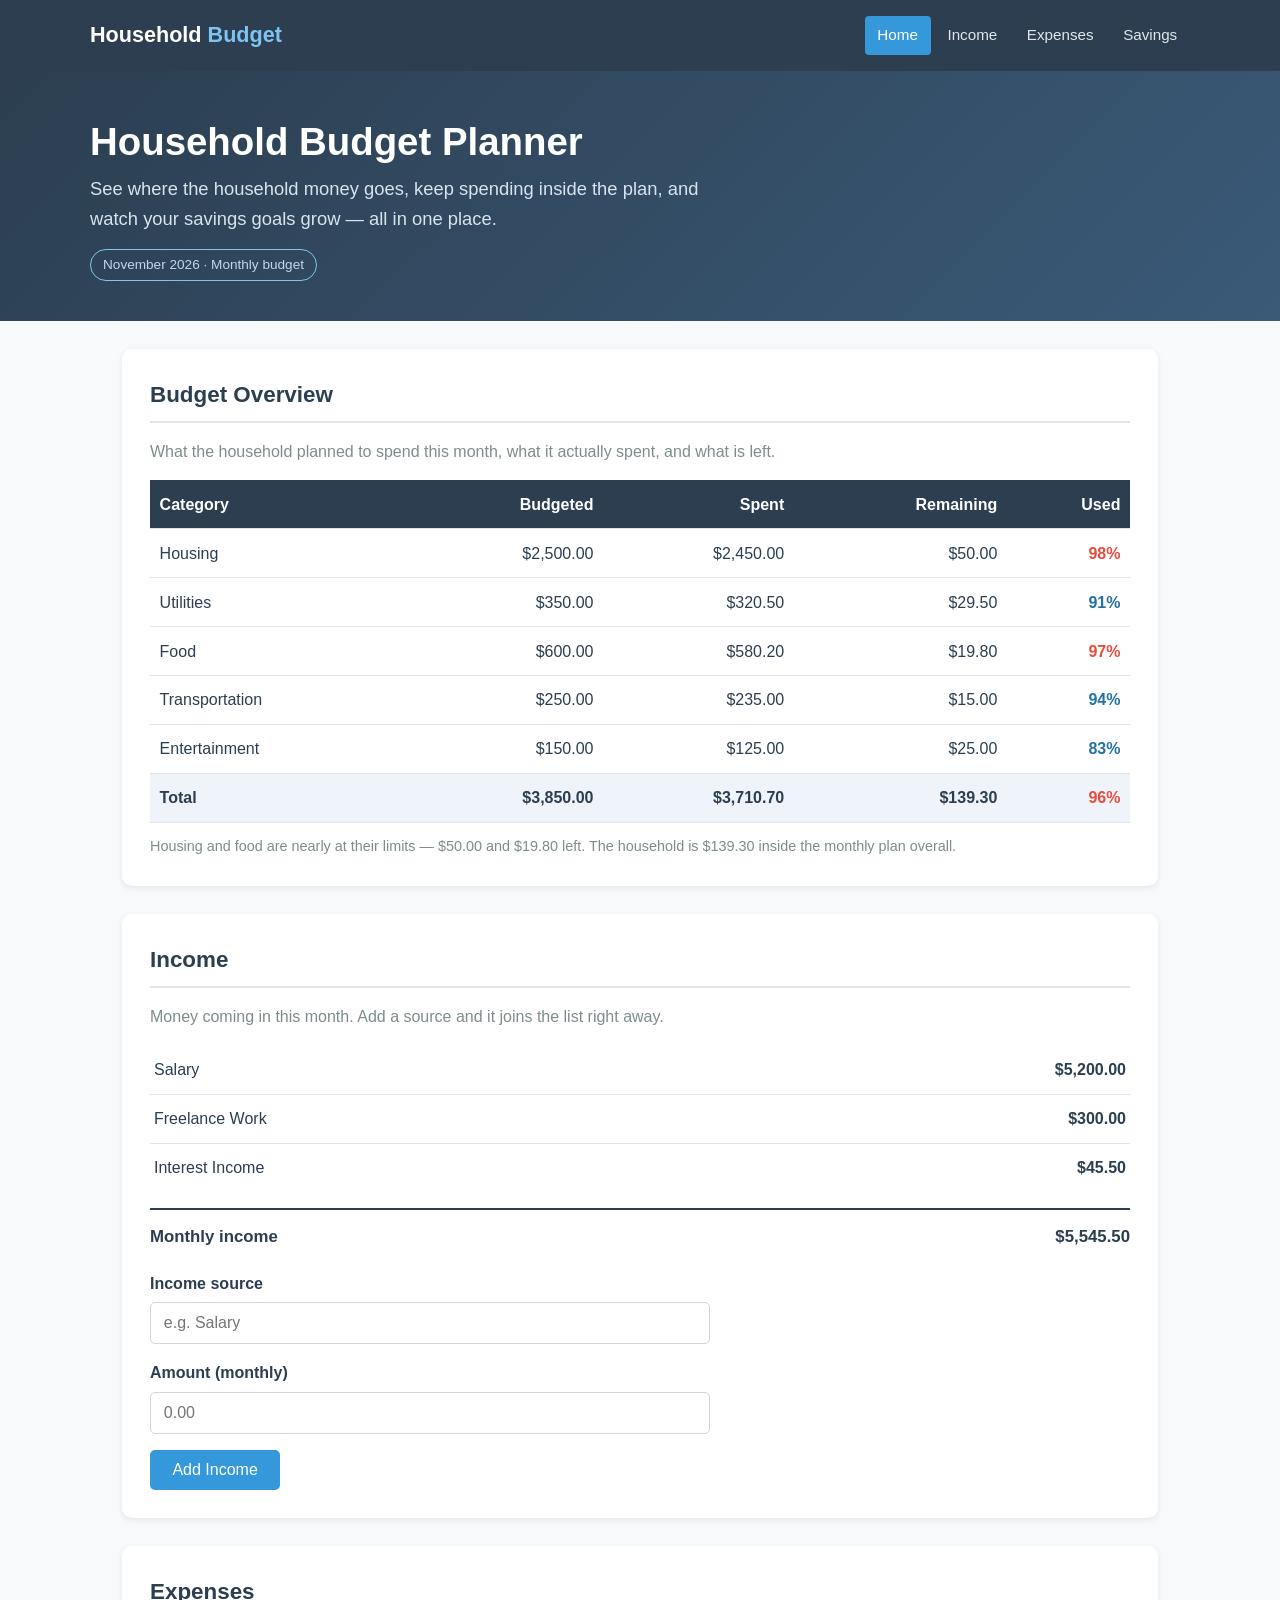
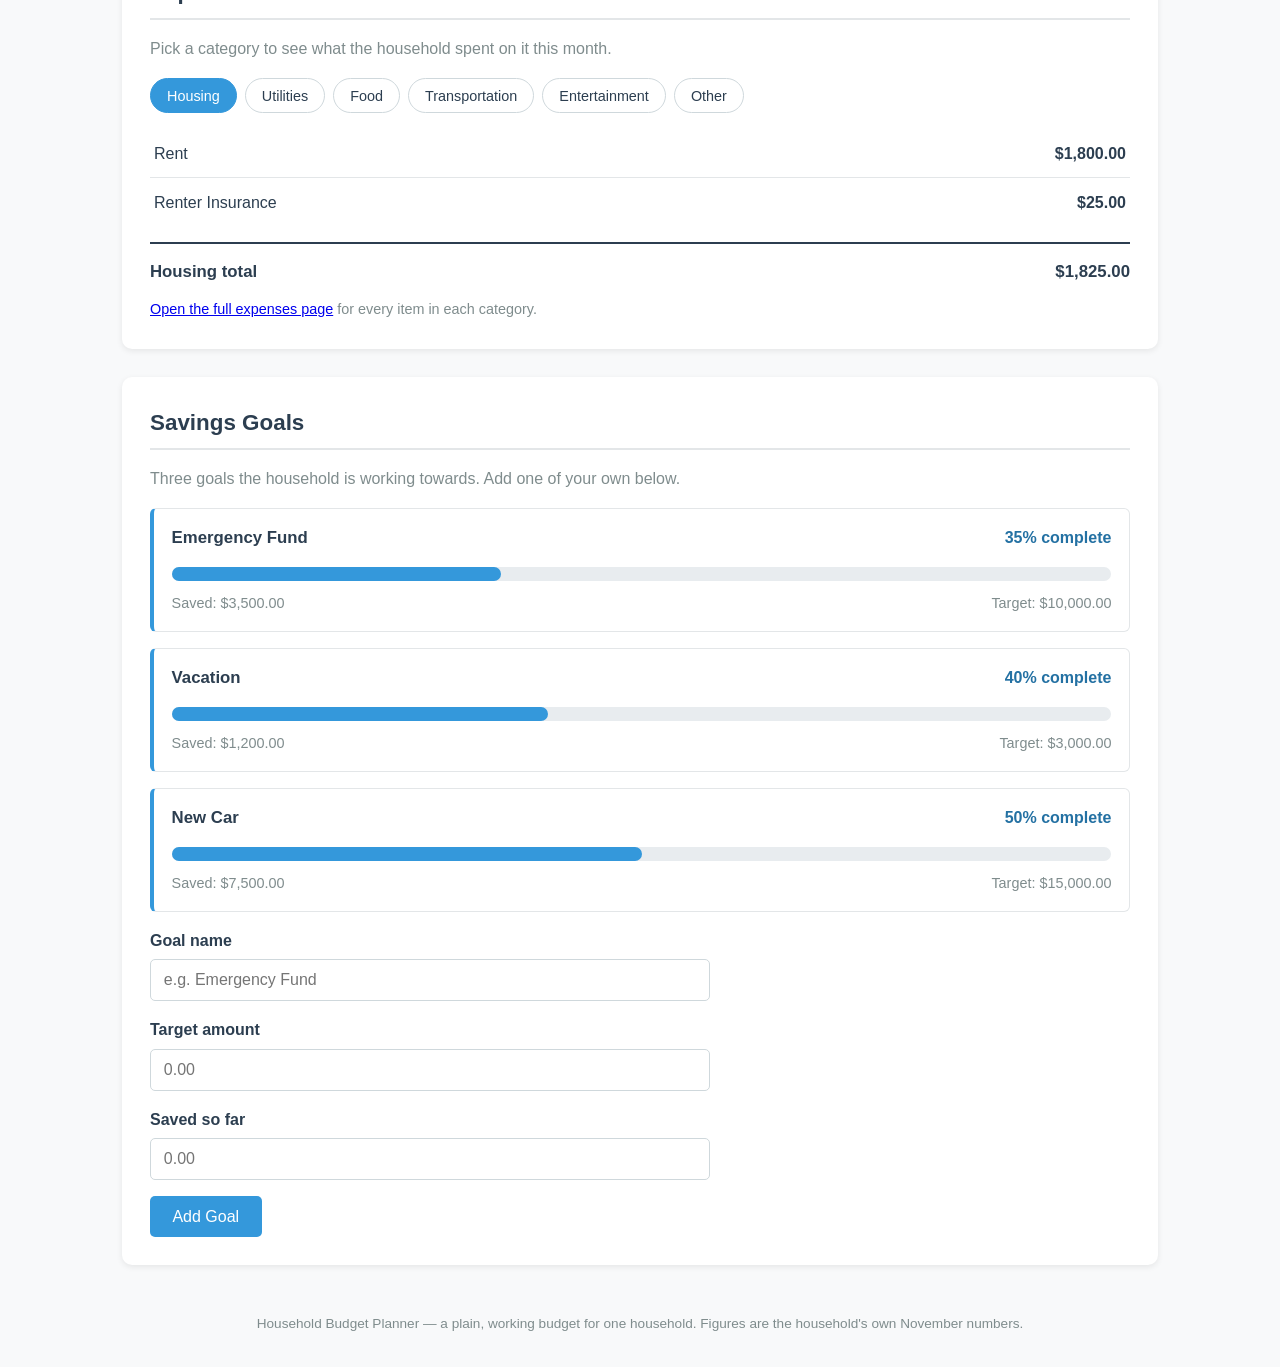
<file: app/index.html>
<!DOCTYPE html>
<html lang="en">
<head>
  <meta charset="UTF-8">
  <meta name="viewport" content="width=device-width, initial-scale=1.0">
  <title>Household Budget Planner</title>
  <meta name="description" content="Plan your household budget: income, spending by category, and savings goals in one place.">
  <link rel="stylesheet" href="style.css">
  <link rel="icon" href="data:,">
</head>
<body>
  <header>
    <div class="nav-bar">
      <a class="brand" href="index.html">Household <span>Budget</span></a>
      <nav class="main-nav">
        <a href="index.html" class="current">Home</a>
        <a href="income.html">Income</a>
        <a href="expenses.html">Expenses</a>
        <a href="savings.html">Savings</a>
      </nav>
    </div>
  </header>

  <section class="hero">
    <div class="hero-inner">
      <h1>Household Budget Planner</h1>
      <p>See where the household money goes, keep spending inside the plan, and watch your savings goals grow — all in one place.</p>
      <span class="month-tag">November 2026 · Monthly budget</span>
    </div>
  </section>

  <main>
    <section class="card" id="overview">
      <h2>Budget Overview</h2>
      <p class="lede">What the household planned to spend this month, what it actually spent, and what is left.</p>
      <table class="budget">
        <thead>
          <tr>
            <th>Category</th>
            <th class="num">Budgeted</th>
            <th class="num">Spent</th>
            <th class="num">Remaining</th>
            <th class="num">Used</th>
          </tr>
        </thead>
        <tbody>
          <tr>
            <td>Housing</td>
            <td class="num">$2,500.00</td>
            <td class="num">$2,450.00</td>
            <td class="num">$50.00</td>
            <td class="num"><span class="pct hot">98%</span></td>
          </tr>
          <tr>
            <td>Utilities</td>
            <td class="num">$350.00</td>
            <td class="num">$320.50</td>
            <td class="num">$29.50</td>
            <td class="num"><span class="pct">91%</span></td>
          </tr>
          <tr>
            <td>Food</td>
            <td class="num">$600.00</td>
            <td class="num">$580.20</td>
            <td class="num">$19.80</td>
            <td class="num"><span class="pct hot">97%</span></td>
          </tr>
          <tr>
            <td>Transportation</td>
            <td class="num">$250.00</td>
            <td class="num">$235.00</td>
            <td class="num">$15.00</td>
            <td class="num"><span class="pct">94%</span></td>
          </tr>
          <tr>
            <td>Entertainment</td>
            <td class="num">$150.00</td>
            <td class="num">$125.00</td>
            <td class="num">$25.00</td>
            <td class="num"><span class="pct">83%</span></td>
          </tr>
          <tr class="total-row">
            <td>Total</td>
            <td class="num">$3,850.00</td>
            <td class="num">$3,710.70</td>
            <td class="num">$139.30</td>
            <td class="num"><span class="pct hot">96%</span></td>
          </tr>
        </tbody>
      </table>
      <p class="hint">Housing and food are nearly at their limits — $50.00 and $19.80 left. The household is $139.30 inside the monthly plan overall.</p>
    </section>

    <section class="card" id="income">
      <h2>Income</h2>
      <p class="lede">Money coming in this month. Add a source and it joins the list right away.</p>
      <ul class="figures" id="income-list"></ul>
      <div class="total-line"><span>Monthly income</span><span id="income-total">$0.00</span></div>
      <form class="planner" id="income-form" style="margin-top: 1.25rem;">
        <div class="field">
          <label for="income-source">Income source</label>
          <input type="text" id="income-source" placeholder="e.g. Salary" required>
        </div>
        <div class="field">
          <label for="income-amount">Amount (monthly)</label>
          <input type="number" id="income-amount" step="0.01" min="0" placeholder="0.00" required>
        </div>
        <button type="submit" class="primary">Add Income</button>
      </form>
    </section>

    <section class="card" id="expenses">
      <h2>Expenses</h2>
      <p class="lede">Pick a category to see what the household spent on it this month.</p>
      <div class="cat-row" id="home-cats">
        <button class="cat active" data-cat="housing">Housing</button>
        <button class="cat" data-cat="utilities">Utilities</button>
        <button class="cat" data-cat="food">Food</button>
        <button class="cat" data-cat="transportation">Transportation</button>
        <button class="cat" data-cat="entertainment">Entertainment</button>
        <button class="cat" data-cat="other">Other</button>
      </div>
      <ul class="figures" id="home-expense-list"></ul>
      <div class="total-line"><span id="home-expense-label">Housing total</span><span id="home-expense-total">$0.00</span></div>
      <p class="hint"><a href="expenses.html">Open the full expenses page</a> for every item in each category.</p>
    </section>

    <section class="card" id="savings">
      <h2>Savings Goals</h2>
      <p class="lede">Three goals the household is working towards. Add one of your own below.</p>
      <div id="home-goals"></div>
      <form class="planner" id="goal-form" style="margin-top: 1rem;">
        <div class="field">
          <label for="goal-name">Goal name</label>
          <input type="text" id="goal-name" placeholder="e.g. Emergency Fund" required>
        </div>
        <div class="field">
          <label for="goal-target">Target amount</label>
          <input type="number" id="goal-target" step="0.01" min="0" placeholder="0.00" required>
        </div>
        <div class="field">
          <label for="goal-current">Saved so far</label>
          <input type="number" id="goal-current" step="0.01" min="0" placeholder="0.00" required>
        </div>
        <button type="submit" class="primary">Add Goal</button>
      </form>
    </section>
  </main>

  <footer>Household Budget Planner — a plain, working budget for one household. Figures are the household's own November numbers.</footer>

  <script>
    // ---- Data: the household's own November figures ----
    const incomeData = [
      { source: 'Salary', amount: 5200.00 },
      { source: 'Freelance Work', amount: 300.00 },
      { source: 'Interest Income', amount: 45.50 }
    ];

    const expenseData = {
      housing: [
        { item: 'Rent', amount: 1800.00 },
        { item: 'Renter Insurance', amount: 25.00 }
      ],
      utilities: [
        { item: 'Electricity', amount: 120.50 },
        { item: 'Water', amount: 45.00 },
        { item: 'Internet', amount: 65.00 }
      ],
      food: [
        { item: 'Groceries', amount: 600.00 },
        { item: 'Dining Out', amount: 200.00 }
      ],
      transportation: [
        { item: 'Car Payment', amount: 350.00 },
        { item: 'Gas', amount: 150.00 },
        { item: 'Car Insurance', amount: 100.00 }
      ],
      entertainment: [
        { item: 'Streaming Services', amount: 50.00 },
        { item: 'Movies', amount: 40.00 }
      ],
      other: [
        { item: 'Household Supplies', amount: 80.00 },
        { item: 'Personal Care', amount: 60.00 }
      ]
    };

    const goalsData = [
      { name: 'Emergency Fund', target: 10000, current: 3500 },
      { name: 'Vacation', target: 3000, current: 1200 },
      { name: 'New Car', target: 15000, current: 7500 }
    ];

    const money = (n) => '$' + n.toLocaleString('en-US', { minimumFractionDigits: 2, maximumFractionDigits: 2 });

    // ---- Income list + add form ----
    function renderIncome() {
      const list = document.getElementById('income-list');
      let total = 0;
      list.innerHTML = incomeData.map((row) => {
        total += row.amount;
        return '<li><span>' + row.source + '</span><span class="amount">' + money(row.amount) + '</span></li>';
      }).join('');
      document.getElementById('income-total').textContent = money(total);
    }

    document.getElementById('income-form').addEventListener('submit', (event) => {
      event.preventDefault();
      const source = document.getElementById('income-source').value.trim();
      const amount = parseFloat(document.getElementById('income-amount').value);
      if (!source || isNaN(amount) || amount < 0) return;
      incomeData.push({ source, amount });
      renderIncome();
      event.target.reset();
    });

    // ---- Expenses: category buttons switch the list ----
    function showCategory(key, label) {
      document.querySelectorAll('#home-cats .cat').forEach((btn) => {
        btn.classList.toggle('active', btn.dataset.cat === key);
      });
      const items = expenseData[key] || [];
      let total = 0;
      document.getElementById('home-expense-list').innerHTML = items.map((row) => {
        total += row.amount;
        return '<li><span>' + row.item + '</span><span class="amount">' + money(row.amount) + '</span></li>';
      }).join('');
      document.getElementById('home-expense-label').textContent = label + ' total';
      document.getElementById('home-expense-total').textContent = money(total);
    }

    document.querySelectorAll('#home-cats .cat').forEach((btn) => {
      btn.addEventListener('click', () => showCategory(btn.dataset.cat, btn.textContent));
    });

    // ---- Savings goals + add form ----
    function goalCard(goal) {
      const pct = Math.round((goal.current / goal.target) * 100);
      return '<div class="goal">' +
        '<div class="goal-head"><span class="name">' + goal.name + '</span>' +
        '<span class="pct-done">' + pct + '% complete</span></div>' +
        '<progress value="' + pct + '" max="100"></progress>' +
        '<div class="goal-amounts"><span>Saved: ' + money(goal.current) + '</span>' +
        '<span>Target: ' + money(goal.target) + '</span></div></div>';
    }

    function renderGoals() {
      document.getElementById('home-goals').innerHTML = goalsData.map(goalCard).join('');
    }

    document.getElementById('goal-form').addEventListener('submit', (event) => {
      event.preventDefault();
      const name = document.getElementById('goal-name').value.trim();
      const target = parseFloat(document.getElementById('goal-target').value);
      const current = parseFloat(document.getElementById('goal-current').value);
      if (!name || isNaN(target) || isNaN(current) || target <= 0 || current < 0) return;
      goalsData.push({ name, target, current });
      renderGoals();
      event.target.reset();
    });

    // ---- First paint ----
    renderIncome();
    showCategory('housing', 'Housing');
    renderGoals();
  </script>
</body>
</html>
</file>
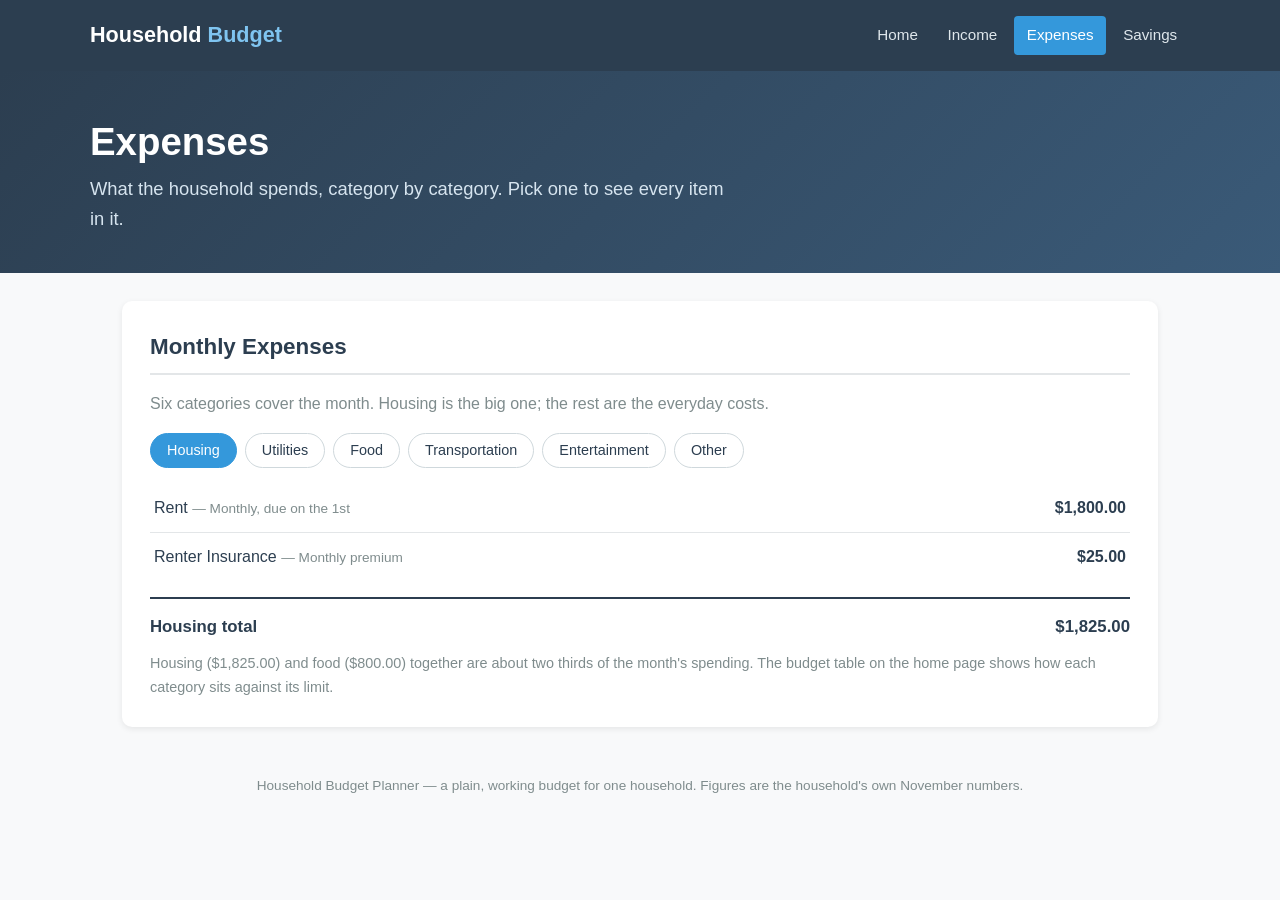
<file: app/expenses.html>
<!DOCTYPE html>
<html lang="en">
<head>
  <meta charset="UTF-8">
  <meta name="viewport" content="width=device-width, initial-scale=1.0">
  <title>Expenses — Household Budget Planner</title>
  <meta name="description" content="Household spending by category, item by item, with a total for each category.">
  <link rel="stylesheet" href="style.css">
  <link rel="icon" href="data:,">
</head>
<body>
  <header>
    <div class="nav-bar">
      <a class="brand" href="index.html">Household <span>Budget</span></a>
      <nav class="main-nav">
        <a href="index.html">Home</a>
        <a href="income.html">Income</a>
        <a href="expenses.html" class="current">Expenses</a>
        <a href="savings.html">Savings</a>
      </nav>
    </div>
  </header>

  <section class="hero">
    <div class="hero-inner">
      <h1>Expenses</h1>
      <p>What the household spends, category by category. Pick one to see every item in it.</p>
    </div>
  </section>

  <main>
    <section class="card">
      <h2>Monthly Expenses</h2>
      <p class="lede">Six categories cover the month. Housing is the big one; the rest are the everyday costs.</p>
      <div class="cat-row" id="expense-cats">
        <button class="cat active" data-cat="housing">Housing</button>
        <button class="cat" data-cat="utilities">Utilities</button>
        <button class="cat" data-cat="food">Food</button>
        <button class="cat" data-cat="transportation">Transportation</button>
        <button class="cat" data-cat="entertainment">Entertainment</button>
        <button class="cat" data-cat="other">Other</button>
      </div>
      <ul class="figures" id="expense-list"></ul>
      <div class="total-line"><span id="expense-label">Housing total</span><span id="expense-total">$0.00</span></div>
      <p class="hint">Housing ($1,825.00) and food ($800.00) together are about two thirds of the month's spending. The budget table on the home page shows how each category sits against its limit.</p>
    </section>
  </main>

  <footer>Household Budget Planner — a plain, working budget for one household. Figures are the household's own November numbers.</footer>

  <script>
    // What the household spent this month, item by item.
    const expenseData = {
      housing: [
        { item: 'Rent', amount: 1800.00, note: 'Monthly, due on the 1st' },
        { item: 'Renter Insurance', amount: 25.00, note: 'Monthly premium' }
      ],
      utilities: [
        { item: 'Electricity', amount: 120.50, note: 'Monthly bill' },
        { item: 'Water', amount: 45.00, note: 'Monthly bill' },
        { item: 'Internet', amount: 65.00, note: 'Monthly bill' }
      ],
      food: [
        { item: 'Groceries', amount: 600.00, note: 'Weekly shops' },
        { item: 'Dining Out', amount: 200.00, note: 'About twice a week' }
      ],
      transportation: [
        { item: 'Car Payment', amount: 350.00, note: 'Monthly instalment' },
        { item: 'Gas', amount: 150.00, note: 'Two fill-ups' },
        { item: 'Car Insurance', amount: 100.00, note: 'Monthly premium' }
      ],
      entertainment: [
        { item: 'Streaming Services', amount: 50.00, note: 'Two subscriptions' },
        { item: 'Movies', amount: 40.00, note: 'One night out' }
      ],
      other: [
        { item: 'Household Supplies', amount: 80.00, note: 'Cleaning and basics' },
        { item: 'Personal Care', amount: 60.00, note: 'Toiletries and haircuts' }
      ]
    };

    const money = (n) => '$' + n.toLocaleString('en-US', { minimumFractionDigits: 2, maximumFractionDigits: 2 });

    function showCategory(key, label) {
      document.querySelectorAll('#expense-cats .cat').forEach((btn) => {
        btn.classList.toggle('active', btn.dataset.cat === key);
      });
      const items = expenseData[key] || [];
      let total = 0;
      document.getElementById('expense-list').innerHTML = items.map((row) => {
        total += row.amount;
        return '<li><span>' + row.item + ' <span class="note">— ' + row.note + '</span></span>' +
          '<span class="amount">' + money(row.amount) + '</span></li>';
      }).join('');
      document.getElementById('expense-label').textContent = label + ' total';
      document.getElementById('expense-total').textContent = money(total);
    }

    document.querySelectorAll('#expense-cats .cat').forEach((btn) => {
      btn.addEventListener('click', () => showCategory(btn.dataset.cat, btn.textContent));
    });

    // Housing is the biggest category, so it shows first.
    showCategory('housing', 'Housing');
  </script>
</body>
</html>
</file>
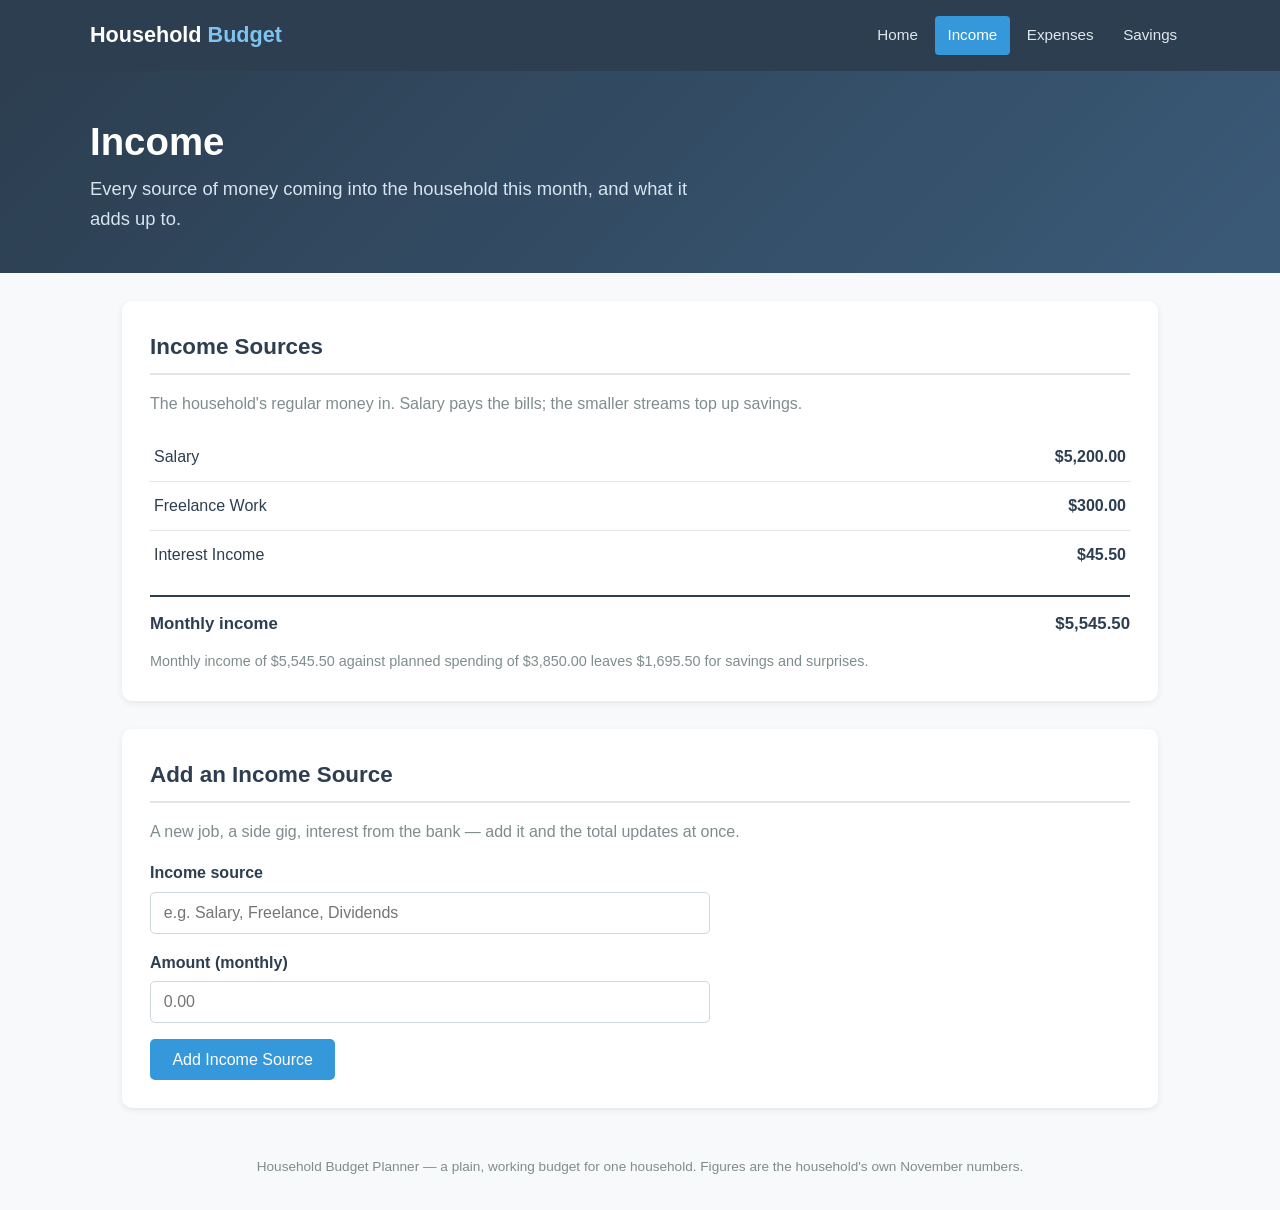
<file: app/income.html>
<!DOCTYPE html>
<html lang="en">
<head>
  <meta charset="UTF-8">
  <meta name="viewport" content="width=device-width, initial-scale=1.0">
  <title>Income — Household Budget Planner</title>
  <meta name="description" content="Every income source for the household, with the monthly total. Add a new source and it joins the list.">
  <link rel="stylesheet" href="style.css">
  <link rel="icon" href="data:,">
</head>
<body>
  <header>
    <div class="nav-bar">
      <a class="brand" href="index.html">Household <span>Budget</span></a>
      <nav class="main-nav">
        <a href="index.html">Home</a>
        <a href="income.html" class="current">Income</a>
        <a href="expenses.html">Expenses</a>
        <a href="savings.html">Savings</a>
      </nav>
    </div>
  </header>

  <section class="hero">
    <div class="hero-inner">
      <h1>Income</h1>
      <p>Every source of money coming into the household this month, and what it adds up to.</p>
    </div>
  </section>

  <main>
    <section class="card">
      <h2>Income Sources</h2>
      <p class="lede">The household's regular money in. Salary pays the bills; the smaller streams top up savings.</p>
      <ul class="figures" id="income-list"></ul>
      <div class="total-line"><span>Monthly income</span><span id="income-total">$0.00</span></div>
      <p class="hint">Monthly income of $5,545.50 against planned spending of $3,850.00 leaves $1,695.50 for savings and surprises.</p>
    </section>

    <section class="card">
      <h2>Add an Income Source</h2>
      <p class="lede">A new job, a side gig, interest from the bank — add it and the total updates at once.</p>
      <form class="planner" id="income-form">
        <div class="field">
          <label for="income-source">Income source</label>
          <input type="text" id="income-source" placeholder="e.g. Salary, Freelance, Dividends" required>
        </div>
        <div class="field">
          <label for="income-amount">Amount (monthly)</label>
          <input type="number" id="income-amount" step="0.01" min="0" placeholder="0.00" required>
        </div>
        <button type="submit" class="primary">Add Income Source</button>
      </form>
    </section>
  </main>

  <footer>Household Budget Planner — a plain, working budget for one household. Figures are the household's own November numbers.</footer>

  <script>
    // The household's income this month.
    const incomeData = [
      { source: 'Salary', amount: 5200.00 },
      { source: 'Freelance Work', amount: 300.00 },
      { source: 'Interest Income', amount: 45.50 }
    ];

    const money = (n) => '$' + n.toLocaleString('en-US', { minimumFractionDigits: 2, maximumFractionDigits: 2 });

    function renderIncome() {
      let total = 0;
      document.getElementById('income-list').innerHTML = incomeData.map((row) => {
        total += row.amount;
        return '<li><span>' + row.source + '</span><span class="amount">' + money(row.amount) + '</span></li>';
      }).join('');
      document.getElementById('income-total').textContent = money(total);
    }

    document.getElementById('income-form').addEventListener('submit', (event) => {
      event.preventDefault();
      const source = document.getElementById('income-source').value.trim();
      const amount = parseFloat(document.getElementById('income-amount').value);
      if (!source || isNaN(amount) || amount < 0) return;
      incomeData.push({ source, amount });
      renderIncome();
      event.target.reset();
    });

    renderIncome();
  </script>
</body>
</html>
</file>
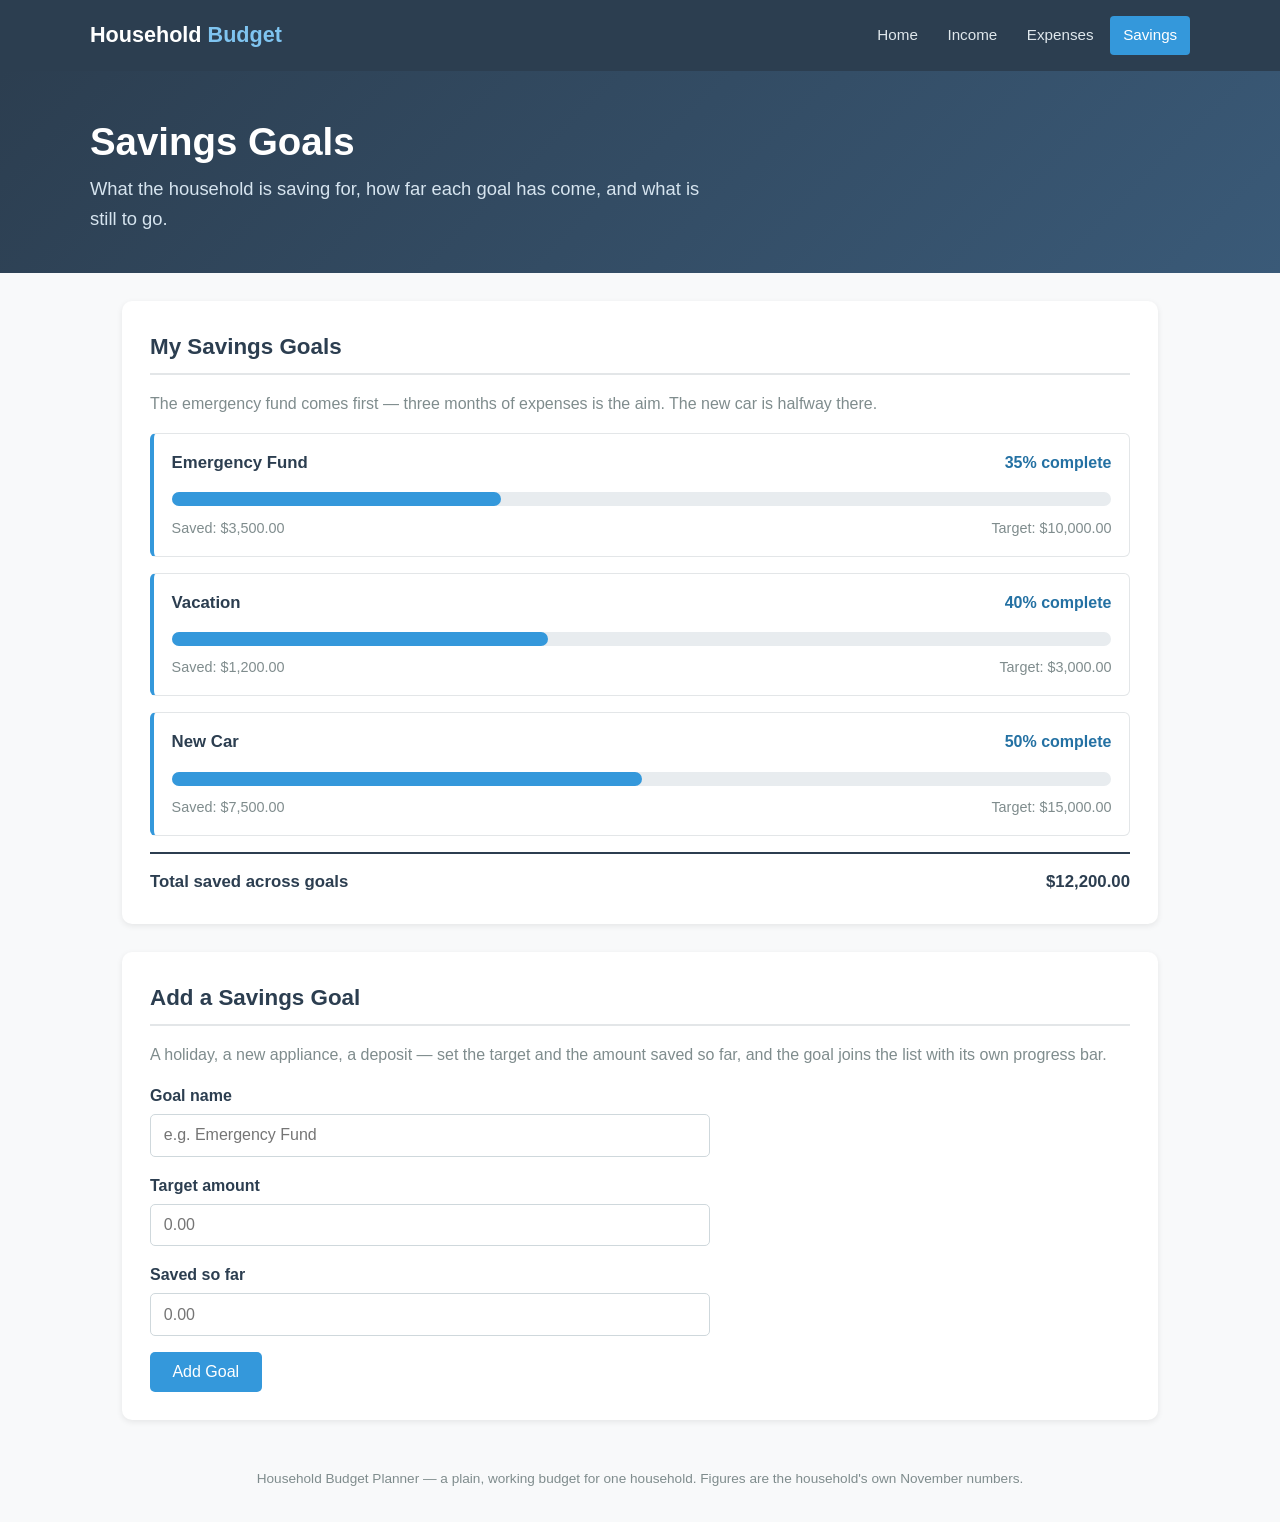
<file: app/savings.html>
<!DOCTYPE html>
<html lang="en">
<head>
  <meta charset="UTF-8">
  <meta name="viewport" content="width=device-width, initial-scale=1.0">
  <title>Savings Goals — Household Budget Planner</title>
  <meta name="description" content="The household's savings goals: how far each one has come, and what is left to save.">
  <link rel="stylesheet" href="style.css">
  <link rel="icon" href="data:,">
</head>
<body>
  <header>
    <div class="nav-bar">
      <a class="brand" href="index.html">Household <span>Budget</span></a>
      <nav class="main-nav">
        <a href="index.html">Home</a>
        <a href="income.html">Income</a>
        <a href="expenses.html">Expenses</a>
        <a href="savings.html" class="current">Savings</a>
      </nav>
    </div>
  </header>

  <section class="hero">
    <div class="hero-inner">
      <h1>Savings Goals</h1>
      <p>What the household is saving for, how far each goal has come, and what is still to go.</p>
    </div>
  </section>

  <main>
    <section class="card">
      <h2>My Savings Goals</h2>
      <p class="lede">The emergency fund comes first — three months of expenses is the aim. The new car is halfway there.</p>
      <div id="goals-list"></div>
      <div class="total-line"><span>Total saved across goals</span><span id="goals-total">$0.00</span></div>
    </section>

    <section class="card">
      <h2>Add a Savings Goal</h2>
      <p class="lede">A holiday, a new appliance, a deposit — set the target and the amount saved so far, and the goal joins the list with its own progress bar.</p>
      <form class="planner" id="goal-form">
        <div class="field">
          <label for="goal-name">Goal name</label>
          <input type="text" id="goal-name" placeholder="e.g. Emergency Fund" required>
        </div>
        <div class="field">
          <label for="goal-target">Target amount</label>
          <input type="number" id="goal-target" step="0.01" min="0" placeholder="0.00" required>
        </div>
        <div class="field">
          <label for="goal-current">Saved so far</label>
          <input type="number" id="goal-current" step="0.01" min="0" placeholder="0.00" required>
        </div>
        <button type="submit" class="primary">Add Goal</button>
      </form>
    </section>
  </main>

  <footer>Household Budget Planner — a plain, working budget for one household. Figures are the household's own November numbers.</footer>

  <script>
    // The household's savings goals.
    const goalsData = [
      { name: 'Emergency Fund', target: 10000, current: 3500 },
      { name: 'Vacation', target: 3000, current: 1200 },
      { name: 'New Car', target: 15000, current: 7500 }
    ];

    const money = (n) => '$' + n.toLocaleString('en-US', { minimumFractionDigits: 2, maximumFractionDigits: 2 });

    function goalCard(goal) {
      const pct = Math.round((goal.current / goal.target) * 100);
      return '<div class="goal">' +
        '<div class="goal-head"><span class="name">' + goal.name + '</span>' +
        '<span class="pct-done">' + pct + '% complete</span></div>' +
        '<progress value="' + pct + '" max="100"></progress>' +
        '<div class="goal-amounts"><span>Saved: ' + money(goal.current) + '</span>' +
        '<span>Target: ' + money(goal.target) + '</span></div></div>';
    }

    function renderGoals() {
      let saved = 0;
      document.getElementById('goals-list').innerHTML = goalsData.map((goal) => {
        saved += goal.current;
        return goalCard(goal);
      }).join('');
      document.getElementById('goals-total').textContent = money(saved);
    }

    document.getElementById('goal-form').addEventListener('submit', (event) => {
      event.preventDefault();
      const name = document.getElementById('goal-name').value.trim();
      const target = parseFloat(document.getElementById('goal-target').value);
      const current = parseFloat(document.getElementById('goal-current').value);
      if (!name || isNaN(target) || isNaN(current) || target <= 0 || current < 0) return;
      goalsData.push({ name, target, current });
      renderGoals();
      event.target.reset();
    });

    renderGoals();
  </script>
</body>
</html>
</file>
<file: app/style.css>
/* Household Budget Planner — shared stylesheet.
   One palette for the whole site: dark navy header, blue accent, white cards
   on a light grey page. No external fonts or images; everything is local. */

:root {
  --navy: #2c3e50;
  --navy-deep: #1f2d3a;
  --accent: #3498db;
  --accent-dark: #2471a3;
  --green: #27ae60;
  --amber: #f39c12;
  --red: #e74c3c;
  --page: #f8f9fa;
  --card: #ffffff;
  --ink: #2c3e50;
  --muted: #7f8c8d;
  --line: #e3e6e8;
}

* { box-sizing: border-box; margin: 0; padding: 0; }

body {
  font-family: "Segoe UI", Tahoma, Geneva, Verdana, sans-serif;
  background: var(--page);
  color: var(--ink);
  line-height: 1.6;
}

/* Header and navigation */
header {
  background: var(--navy);
  color: #fff;
  padding: 1rem 2rem;
  position: sticky;
  top: 0;
  z-index: 100;
}

.nav-bar {
  max-width: 1100px;
  margin: 0 auto;
  display: flex;
  justify-content: space-between;
  align-items: center;
  gap: 1rem;
}

.brand {
  font-size: 1.35rem;
  font-weight: 700;
  color: #fff;
  text-decoration: none;
  white-space: nowrap;
}

.brand span { color: #7fc4f0; }

nav.main-nav { display: flex; gap: 0.25rem; }

nav.main-nav a {
  color: #dfe7ec;
  text-decoration: none;
  padding: 0.45rem 0.8rem;
  border-radius: 4px;
  font-size: 0.95rem;
}

nav.main-nav a:hover { background: var(--navy-deep); color: #fff; }
nav.main-nav a.current { background: var(--accent); color: #fff; }

/* Hero */
.hero {
  background: linear-gradient(135deg, var(--navy) 0%, #3a5a78 100%);
  color: #fff;
  padding: 3rem 2rem 2.5rem;
}

.hero-inner { max-width: 1100px; margin: 0 auto; }

.hero h1 { font-size: 2.4rem; line-height: 1.2; margin-bottom: 0.6rem; }
.hero p { font-size: 1.15rem; color: #d6e4ef; max-width: 640px; }

.hero .month-tag {
  display: inline-block;
  margin-top: 1rem;
  padding: 0.25rem 0.75rem;
  border: 1px solid #7fc4f0;
  border-radius: 999px;
  font-size: 0.85rem;
  color: #bcd9ee;
}

/* Page body */
main { max-width: 1100px; margin: 0 auto; padding: 0 2rem 3rem; }

section.card {
  background: var(--card);
  border-radius: 10px;
  box-shadow: 0 2px 6px rgba(0, 0, 0, 0.08);
  padding: 1.75rem;
  margin-top: 1.75rem;
}

section.card h2 {
  font-size: 1.4rem;
  color: var(--navy);
  border-bottom: 2px solid var(--line);
  padding-bottom: 0.5rem;
  margin-bottom: 1rem;
}

section.card > p.lede { color: var(--muted); margin-bottom: 1rem; }

/* Tables */
table.budget {
  width: 100%;
  border-collapse: collapse;
  font-size: 1rem;
}

table.budget th,
table.budget td {
  padding: 0.7rem 0.6rem;
  text-align: left;
  border-bottom: 1px solid var(--line);
}

table.budget th { background: var(--navy); color: #fff; }
table.budget th.num, table.budget td.num { text-align: right; font-variant-numeric: tabular-nums; }
table.budget tr.total-row td { font-weight: 700; background: #eef4f9; }
table.budget tr:hover td { background: #f2f7fb; }

.pct { font-weight: 600; color: var(--accent-dark); }
.pct.hot { color: var(--red); }

/* Category buttons */
.cat-row { display: flex; flex-wrap: wrap; gap: 0.5rem; margin: 0.5rem 0 1rem; }

button.cat {
  padding: 0.55rem 1rem;
  border: 1px solid #cfd8dc;
  background: #fff;
  border-radius: 999px;
  cursor: pointer;
  font-size: 0.9rem;
  color: var(--ink);
}

button.cat:hover { border-color: var(--accent); color: var(--accent-dark); }
button.cat.active { background: var(--accent); color: #fff; border-color: var(--accent); }

/* Lists of figures */
ul.figures { list-style: none; }

ul.figures li {
  display: flex;
  justify-content: space-between;
  gap: 1rem;
  padding: 0.7rem 0.25rem;
  border-bottom: 1px solid var(--line);
}

ul.figures li:last-child { border-bottom: none; }
ul.figures .amount { font-weight: 600; font-variant-numeric: tabular-nums; white-space: nowrap; }
ul.figures .note { color: var(--muted); font-size: 0.85rem; }

.total-line {
  display: flex;
  justify-content: space-between;
  margin-top: 1rem;
  padding-top: 0.9rem;
  border-top: 2px solid var(--navy);
  font-weight: 700;
  font-size: 1.05rem;
}

/* Forms */
form.planner { max-width: 560px; }

.field { margin-bottom: 1rem; }
.field label { display: block; margin-bottom: 0.35rem; font-weight: 600; }

.field input {
  width: 100%;
  padding: 0.7rem 0.8rem;
  border: 1px solid #cfd8dc;
  border-radius: 5px;
  font-size: 1rem;
  font-family: inherit;
}

.field input:focus {
  outline: none;
  border-color: var(--accent);
  box-shadow: 0 0 0 3px rgba(52, 152, 219, 0.15);
}

button.primary {
  padding: 0.7rem 1.4rem;
  background: var(--accent);
  color: #fff;
  border: none;
  border-radius: 5px;
  font-size: 1rem;
  cursor: pointer;
}

button.primary:hover { background: var(--accent-dark); }

/* Savings goals */
.goal {
  border: 1px solid var(--line);
  border-left: 4px solid var(--accent);
  border-radius: 6px;
  padding: 1rem 1.1rem;
  margin-bottom: 1rem;
  background: #fff;
}

.goal-head {
  display: flex;
  justify-content: space-between;
  align-items: baseline;
  gap: 1rem;
  margin-bottom: 0.5rem;
}

.goal-head .name { font-weight: 700; font-size: 1.05rem; }
.goal-head .pct-done { font-weight: 700; color: var(--accent-dark); }

progress {
  width: 100%;
  height: 14px;
  appearance: none;
  -webkit-appearance: none;
}

progress::-webkit-progress-bar { background: #e8ecef; border-radius: 999px; }
progress::-webkit-progress-value { background: var(--accent); border-radius: 999px; }
progress::-moz-progress-bar { background: var(--accent); border-radius: 999px; }

.goal-amounts {
  display: flex;
  justify-content: space-between;
  font-size: 0.9rem;
  color: var(--muted);
  margin-top: 0.4rem;
}

/* Small note text */
.hint { color: var(--muted); font-size: 0.9rem; margin-top: 0.75rem; }

footer {
  max-width: 1100px;
  margin: 0 auto;
  padding: 0 2rem 2rem;
  color: var(--muted);
  font-size: 0.85rem;
  text-align: center;
}

/* Phone layout */
@media (max-width: 600px) {
  header { padding: 0.8rem 1rem; }
  .brand { font-size: 1.15rem; }
  .nav-bar { flex-wrap: wrap; }
  nav.main-nav { flex-wrap: wrap; }
  nav.main-nav a { padding: 0.4rem 0.5rem; font-size: 0.85rem; }
  .hero { padding: 2rem 1.25rem 1.75rem; }
  .hero h1 { font-size: 1.8rem; }
  main { padding: 0 1rem 2rem; }
  section.card { padding: 1.2rem; }
  table.budget th, table.budget td { padding: 0.55rem 0.35rem; font-size: 0.9rem; }
}
</file>
